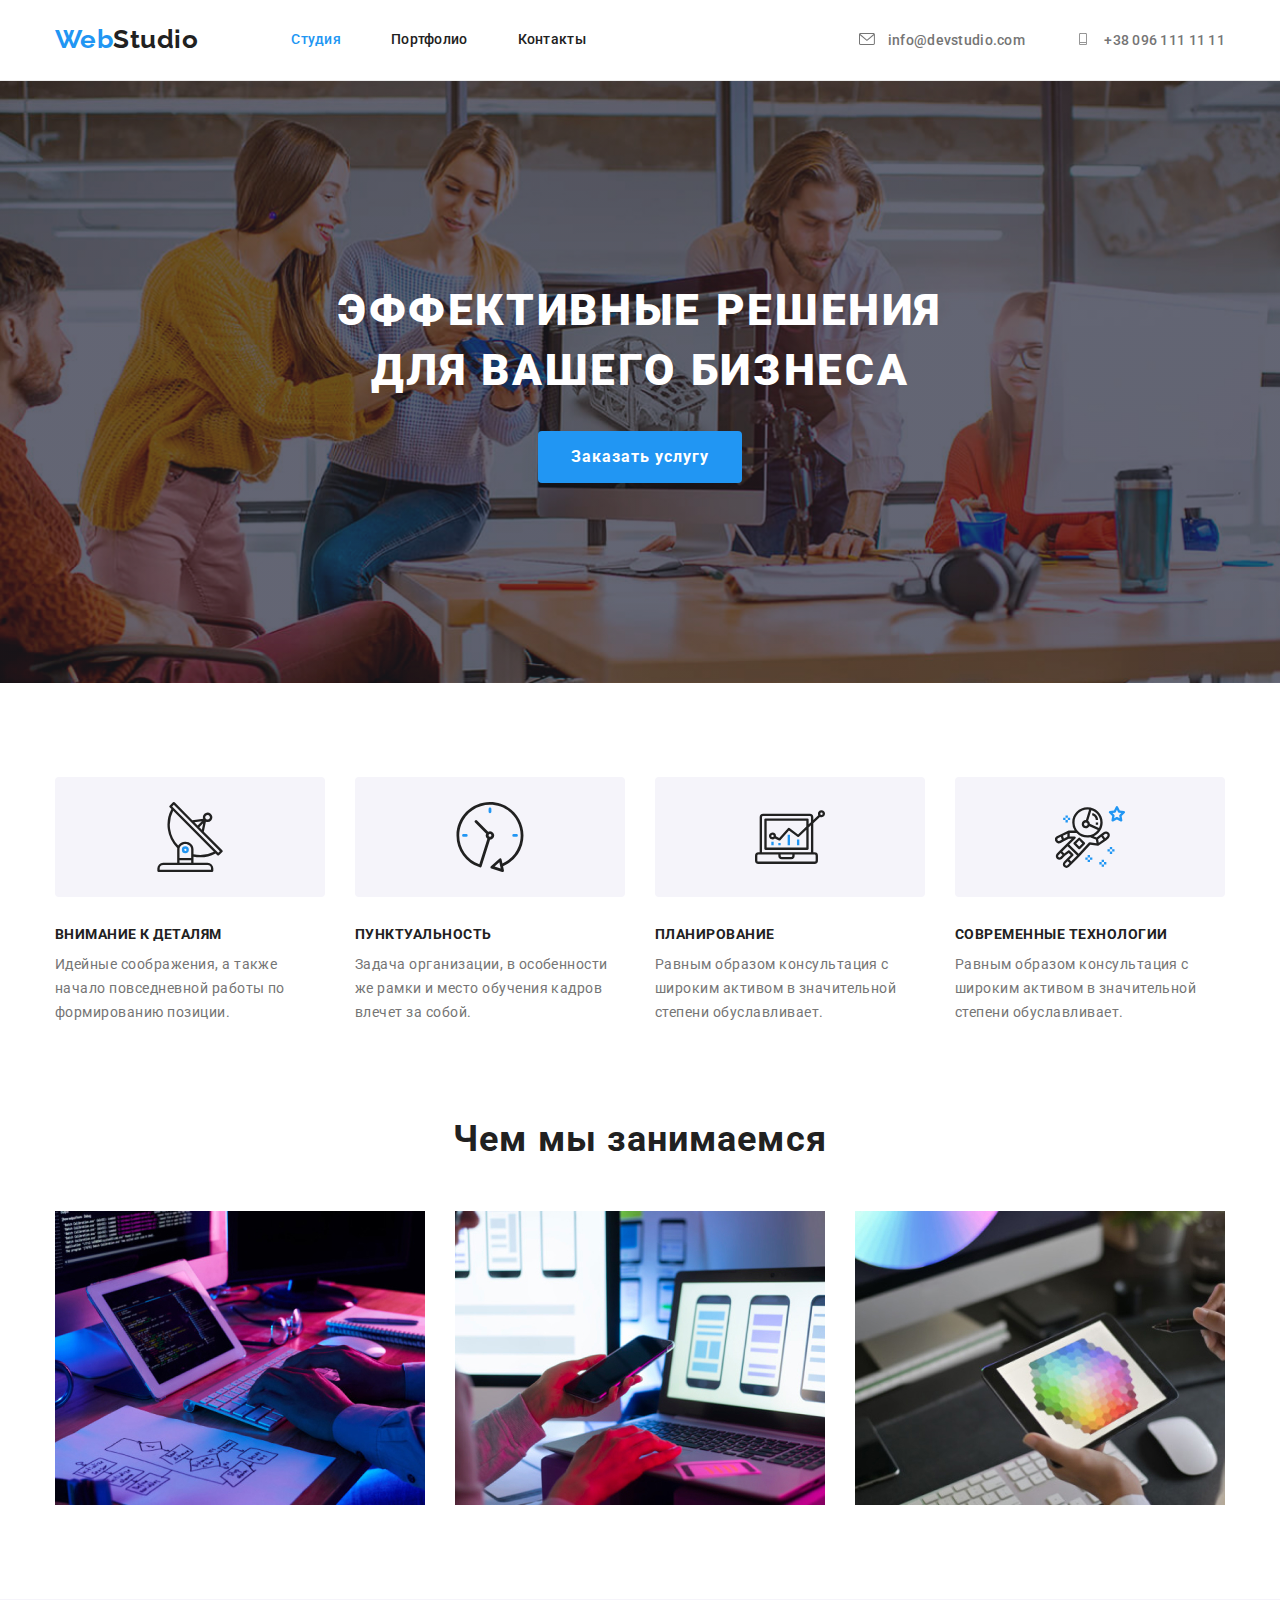
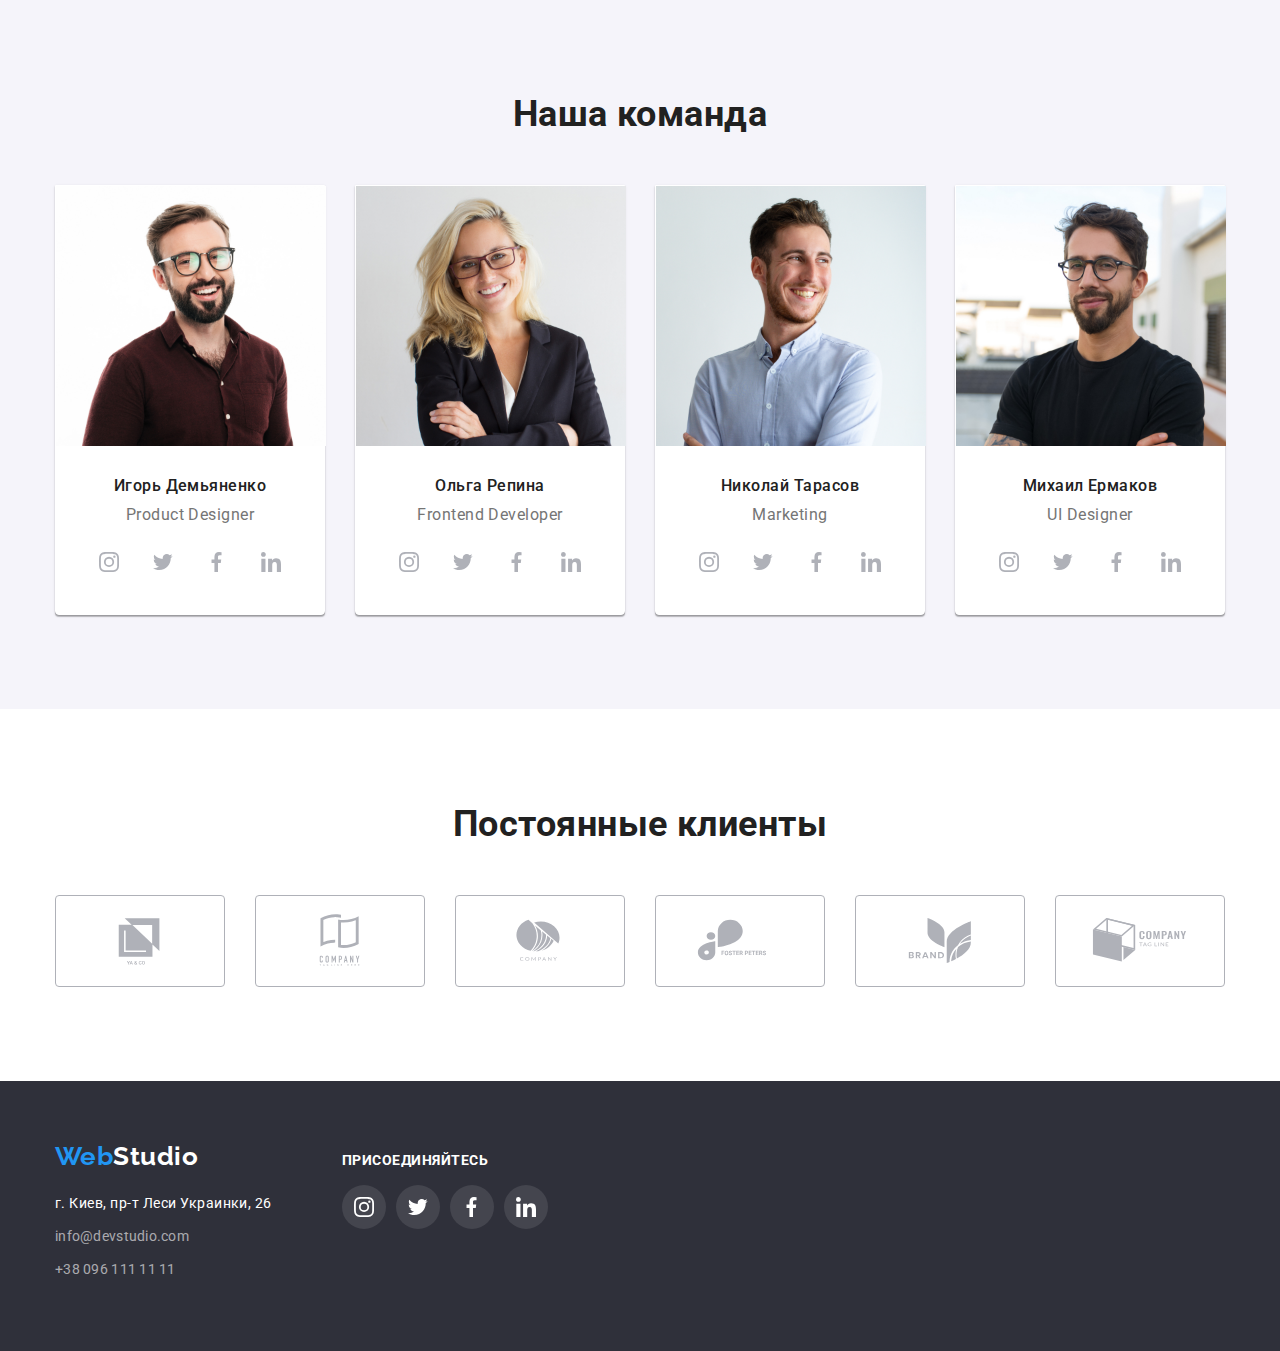
<file: index.html>
<!DOCTYPE html>
<html lang="ru">
  <head>
    <meta charset="UTF-8" />
    <meta http-equiv="X-UA-Compatible" content="IE=edge" />
    <meta name="viewport" content="width=device-width, initial-scale=1.0" />
    <title>Document</title>
    <link
      href="https://fonts.googleapis.com/css2?family=Raleway:wght@700&family=Roboto:wght@400;500;700;900&display=swap"
      rel="stylesheet"
    />
    <link
      rel="stylesheet"
      href="https://cdnjs.cloudflare.com/ajax/libs/modern-normalize/0.6.0/modern-normalize.min.css"
    />
    <link rel="stylesheet" href="./css/style.css" />
  </head>
  <body>
    <header class="head">
      <div class="main-nav container">
        <nav class="navigation">
          <a href="./index.html" class="logo">
            <span class="accent">Web</span>Studio
          </a>
          <ul class="site-nav list">
            <li class="item">
              <a class="link current" href="./index.html">Студия</a>
            </li>
            <li class="item">
              <a class="link" href="./portfolio.html">Портфолио</a>
            </li>
            <li class="item"><a class="link" href="./">Контакты</a></li>
          </ul>
        </nav>
        <ul class="contacts list">
          <li class="item">
            <a class="contacts-button mail" href="mailtu:info@devstudio.com">
              <svg class="icon-cont" width="16px" height="12px">
                <use
                  href="./images/icons.svg#icon-post">
                </use>
              </svg>
              info@devstudio.com
            </a>
          </li>
          <li class="item">
            <a class="contacts-button tel" href="tel:+380961111111">
              <svg class="icon-cont" width="16px" height="12px">
                <use
                  href="./images/icons.svg#icon-telephone">
                </use>
              </svg>
              +38 096 111 11 11
            </a>
          </li>
        </ul>
      </div>
    </header>
    <main>
      <section class="her-bgr overlay">
        <div class="hero container">
          <h1 class="hero-tittle">
            Эффективные решения <br />для вашего бизнеса
          </h1>
          <button class="button button-prim">Заказать услугу</button>
        </div>
      </section>
      <section class="padding-section section">
        <div class="container">
          <h2 class="features visually-hidden">Особенности</h2>
          <ul class="features-list list">
            <li class="features-form">
              <div class="button-features">
                <svg class="features-icon">
                  <use href="./images/icons.svg#icon-radar" width="70px"></use>
                </svg>
              </div>
              <h3 class="features-item">Внимание к деталям</h3>
              <p class="features-description">
                Идейные соображения, а также начало повседневной работы по
                формированию позиции.
              </p>
            </li>
            <li class="features-form">
              <div class="button-features">
                <svg class="features-icon">
                  <use href="./images/icons.svg#icon-clok" width="70px"></use>
                </svg>
              </div>
              <h3 class="features-item">Пунктуальность</h3>
              <p class="features-description">
                Задача организации, в особенности же рамки и место обучения
                кадров влечет за собой.
              </p>
            </li>
            <li class="features-form">
              <div class="button-features">
                <svg class="features-icon">
                  <use href="./images/icons.svg#icon-digram" width="70px"></use>
                </svg>
              </div>
              <h3 class="features-item">Планирование</h3>
              <p class="features-description">
                Равным образом консультация с широким активом в значительной
                степени обуславливает.
              </p>
            </li>
            <li class="features-form">
              <div class="button-features">
                <svg class="features-icon">
                  <use
                    href="./images/icons.svg#icon-astronaut"
                    width="70px"
                  ></use>
                </svg>
              </div>
              <h3 class="features-item">Современные технологии</h3>
              <p class="features-description">
                Равным образом консультация с широким активом в значительной
                степени обуславливает.
              </p>
            </li>
          </ul>
        </div>
      </section>
      <section class="section">
        <div class="container">
          <h2 class="occupation">Чем мы занимаемся</h2>
          <ul class="occupation-list">
            <li class="occupation-form list">
              <img src="./images/img1.jpg" alt="Бэгэнд" width="370" />
            </li>
            <li class="occupation-form list">
              <img src="./images/img2.jpg" alt="Фронтэнд" width="370" />
            </li>
            <li class="occupation-form list">
              <img src="./images/img3.jpg" alt="Дизайн" width="370" />
            </li>
          </ul>
        </div>
      </section>
      <section class="team section">
        <div class="container">
          <h2 class="team-tittle">Наша команда</h2>
          <ul class="team-list">
            <li class="team-form list">
              <img
                src="./images/img4.jpg"
                alt="Фото Игорь Демьяненко"
                width="270"
              />
              <div class="team-container">
                <h3 class="team-member">Игорь Демьяненко</h3>
                <p class="team-occupation">Product Designer</p>
                <ul class="social list">
                  <li class="team-social">
                    <a href="" class="button-icon">
                      <svg class="icon-social" width=20 height=20>
                        <use
                          href="./images/icons.svg#icon-instagram"
                        ></use>
                      </svg>
                    </a>
                  </li>
                  <li class="team-social">
                    <a href="" class="button-icon">
                      <svg class="icon-social" width=20 height=20>
                        <use
                          href="./images/icons.svg#icon-twit"
                        ></use>
                      </svg>
                    </a>
                  </li>
                  <li class="team-social">
                    <a href="" class="button-icon">
                      <svg class="icon-social" width=20 height=20>
                        <use
                          href="./images/icons.svg#icon-facebook"
                          
                        ></use>
                      </svg>
                    </a>
                  </li>
                  <li class="team-social">
                    <a href="" class="button-icon">
                      <svg class="icon-social" width=20 height=20>
                        <use
                          href="./images/icons.svg#icon-linkedin">
                        </use>
                      </svg>
                    </a>
                  </li>
                </ul>
              </div>
            </li>
            <li class="team-form list">
              <img
                src="./images/img5.jpg"
                alt="Фото Ольга Репина"
                width="270"
              />
              <div class="team-container">
                <h3 class="team-member">Ольга Репина</h3>
                <p class="team-occupation">Frontend Developer</p>
                <ul class="social list">
                  <li class="team-social">
                    <a href="" class="button-icon">
                      <svg class="icon-social" width=20 height=20>
                        <use href="./images/icons.svg#icon-instagram"></use>
                      </svg>
                    </a>
                  </li>
                  <li class="team-social">
                    <a href="" class="button-icon">
                      <svg class="icon-social" width=20 height=20>
                        <use href="./images/icons.svg#icon-twit"></use>
                      </svg>
                    </a>
                  </li>
                  <li class="team-social">
                    <a href="" class="button-icon">
                      <svg class="icon-social" width=20 height=20>
                        <use href="./images/icons.svg#icon-facebook"></use>
                      </svg>
                    </a>
                  </li>
                  <li class="team-social">
                    <a href="" class="button-icon">
                      <svg class="icon-social" width=20 height=20>
                        <use href="./images/icons.svg#icon-linkedin"></use>
                      </svg>
                    </a>
                  </li>
                </ul>
              </div>
            </li>
            <li class="team-form list">
              <img
                src="./images/img6.jpg"
                alt="Фото Николай Тарасо"
                width="270"
              />
              <div class="team-container">
                <h3 class="team-member">Николай Тарасов</h3>
                <p class="team-occupation">Marketing</p>
                <ul class="social list">
                  <li class="team-social">
                    <a href="" class="button-icon">
                      <svg class="icon-social" width=20 height=20>
                        <use href="./images/icons.svg#icon-instagram"></use>
                      </svg>
                    </a>
                  </li>
                  <li class="team-social">
                    <a href="" class="button-icon">
                      <svg class="icon-social" width=20 height=20>
                        <use href="./images/icons.svg#icon-twit"></use>
                      </svg>
                    </a>
                  </li>
                  <li class="team-social">
                    <a href="" class="button-icon">
                      <svg class="icon-social" width=20 height=20>
                        <use href="./images/icons.svg#icon-facebook"></use>
                      </svg>
                    </a>
                  </li>
                  <li class="team-social">
                    <a href="" class="button-icon">
                      <svg class="icon-social" width=20 height=20>
                        <use href="./images/icons.svg#icon-linkedin"></use>
                      </svg>
                    </a>
                  </li>
                </ul>
              </div>
            </li>
            <li class="team-form list">
              <img
                src="./images/img7.jpg"
                alt="Фото Михаил Ермаков"
                width="270"
              />
              <div class="team-container">
                <h3 class="team-member">Михаил Ермаков</h3>
                <p class="team-occupation">UI Designer</p>
                <ul class="social list">
                  <li class="team-social">
                    <a href="" class="button-icon">
                      <svg class="icon-social" width=20 height=20>
                        <use href="./images/icons.svg#icon-instagram"></use>
                      </svg>
                    </a>
                  </li>
                  <li class="team-social">
                    <a href="" class="button-icon">
                      <svg class="icon-social" width=20 height=20>
                        <use href="./images/icons.svg#icon-twit"></use>
                      </svg>
                    </a>
                  </li>
                  <li class="team-social">
                    <a href="" class="button-icon">
                      <svg class="icon-social" width=20 height=20>
                        <use href="./images/icons.svg#icon-facebook"></use>
                      </svg>
                    </a>
                  </li>
                  <li class="team-social">
                    <a href="" class="button-icon">
                      <svg class="icon-social" width=20 height=20>
                        <use href="./images/icons.svg#icon-linkedin"></use>
                      </svg>
                    </a>
                  </li>
                </ul>
              </div>
            </li>
          </ul>
        </div>
      </section>
      <section class="section">
        <div class="container">
          <h2 class="client-tittle">Постоянные клиенты</h2>
          <ul class="client-list list">
            <li class="client-item">
              <a href="" class="button-client">
                <svg class="client-icon" width="106" height="60">
                  <use href="./images/icons.svg#icon-yaco"></use>
                </svg>
              </a>
            </li>
            <li class="client-item">
              <a href="" class="button-client">
                <svg class="client-icon" width="106" height="60">
                  <use href="./images/icons.svg#icon-tagline"></use>
                </svg>
              </a>
            </li>
            <li class="client-item">
              <a href="" class="button-client">
                <svg class="client-icon" width="106" height="60">
                  <use href="./images/icons.svg#icon-company"></use>
                </svg>
              </a>
            </li>
            <li class="client-item">
              <a href="" class="button-client">
                <svg class="client-icon" width="106" height="60">
                  <use href="./images/icons.svg#icon-foster"></use>
                </svg>
              </a>
            </li>
            <li class="client-item">
              <a href="" class="button-client">
                <svg class="client-icon" width="106" height="60">
                  <use href="./images/icons.svg#icon-brand"></use>
                </svg>
              </a>
            </li>
            <li class="client-item">
              <a href="" class="button-client">
                <svg class="client-icon" width="106" height="60">
                  <use href="./images/icons.svg#icon-cotagline"></use>
                </svg>
              </a>
            </li>
          </ul>
        </div>
      </section>
    </main>



    <footer class="foot-section">
      <div class="foot container">
        <div class="adrr-container">
          <a href="./index.html" class="logo-foot">
            <span class="accent">Web</span>Studio
          </a>
          <address class="addr">
            <p>г. Киев, пр-т Леси Украинки, 26</p>
            <ul class="contacts-foot list">
              <li>
                <a class="mail" href="mailtu:info@devstudio.com"
                  >info@devstudio.com
                </a>
              </li>
              <li>
                <a class="tel" href="tel:+380961111111">+38 096 111 11 11</a>
              </li>
            </ul>
          </address>
        </div>
        <div class="foot-social">
          <h2 class="foot-motivation">Присоединяйтесь</h2>
          <ul class="social list">
            <li class="fotsocial-item">
              <a href="" class="button-foot">
                <svg class="icon-foot" width=20 height=20>
                  <use href="./images/icons.svg#icon-instagram"></use>
                </svg>
              </a>
            </li>
            <li class="fotsocial-item">
              <a href="" class="button-foot">
                <svg class="icon-foot" width=20 height=20>
                  <use href="./images/icons.svg#icon-twit"></use>
                </svg>
              </a>
            </li>
            <li class="fotsocial-item">
              <a href="" class="button-foot">
                <svg class="icon-foot" width=20 height=20>
                  <use href="./images/icons.svg#icon-facebook"></use>
                </svg>
              </a>
            </li>
            <li class="fotsocial-item">
              <a href="" class="button-foot">
                <svg class="icon-foot" width=20 height=20>
                  <use href="./images/icons.svg#icon-linkedin"></use>
                </svg>
              </a>
            </li>
          </ul>
        </div>
      </div>
    </footer>
  </body>
</html>
</file>
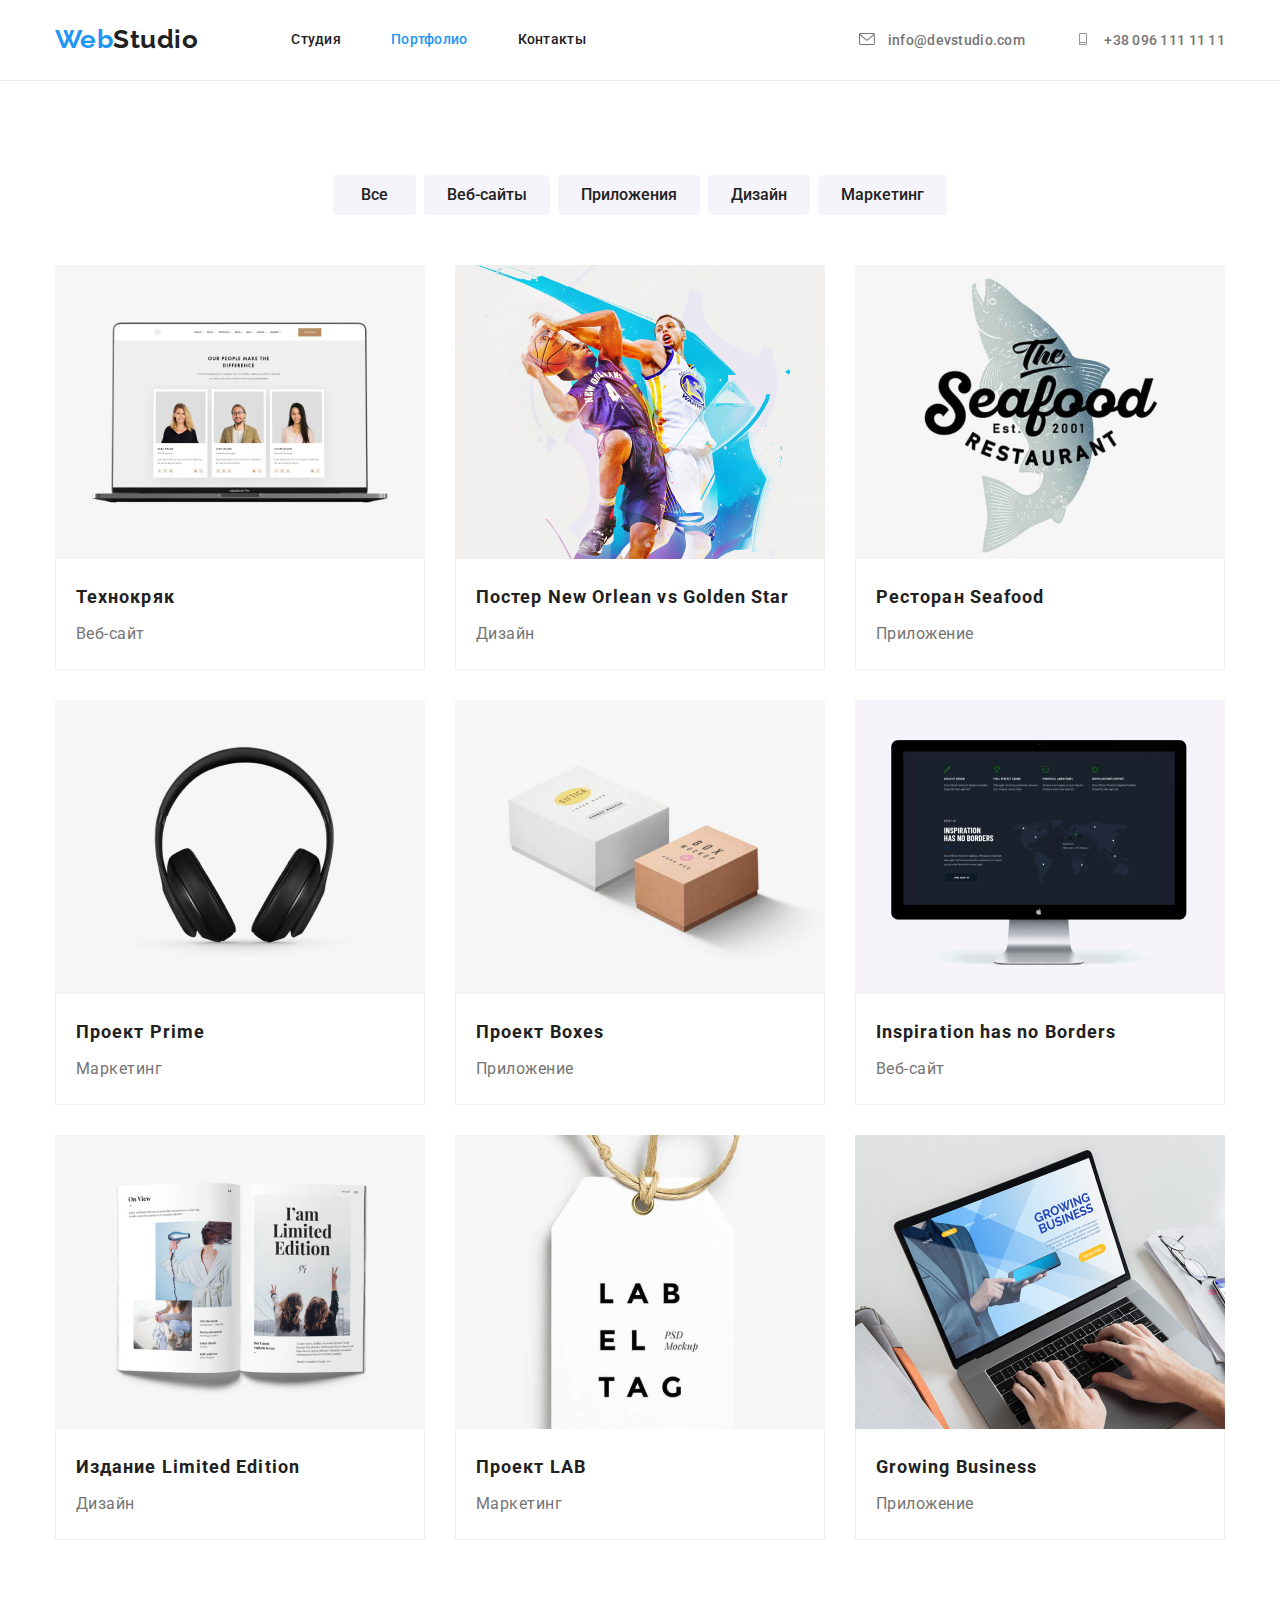
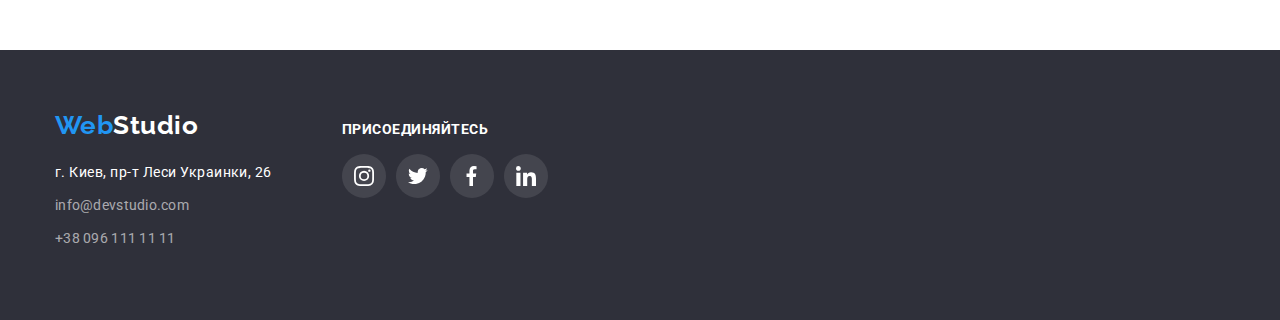
<file: portfolio.html>
<!DOCTYPE html>
<html lang="en">
  <head>
    <meta charset="UTF-8" />
    <meta http-equiv="X-UA-Compatible" content="IE=edge" />
    <meta name="viewport" content="width=device-width, initial-scale=1.0" />
    <title>Document</title>
    <link
      href="https://fonts.googleapis.com/css2?family=Raleway:wght@700&family=Roboto:wght@400;500;700;900&display=swap"
      rel="stylesheet"
    />
    <link
      rel="stylesheet"
      href="https://cdnjs.cloudflare.com/ajax/libs/modern-normalize/0.6.0/modern-normalize.min.css"
    />
    <link rel="stylesheet" href="./css/style.css" />
  </head>
  <body>
    <header class="head">
      <div class="main-nav container">
        <nav class="navigation">
          <a href="./index.html" class="logo">
            <span class="accent">Web</span>Studio
          </a>
          <ul class="site-nav list">
            <li class="item">
              <a class="link" href="./index.html">Студия</a>
            </li>
            <li class="item">
              <a class="link current" href="./portfolio.html">Портфолио</a>
            </li>
            <li class="item"><a class="link" href="./">Контакты</a></li>
          </ul>
        </nav>
        <ul class="contacts list">
          <li class="item">
            <a class="contacts-button mail" href="mailtu:info@devstudio.com">
              <svg class="icon-cont" width="16px" height="12px">
                <use
                  href="./images/icons.svg#icon-post"
                ></use>
              </svg>
              info@devstudio.com
            </a>
          </li>
          <li class="item">
            <a class="contacts-button tel" href="tel:+380961111111">
              <svg class="icon-cont" width="16px" height="12px">
                <use
                  href="./images/icons.svg#icon-telephone"
                  width="16px"
                  height="12px"
                ></use>
              </svg>
              +38 096 111 11 11
            </a>
          </li>
        </ul>
      </div>
    </header>
    <main>
      <h1 class="portfolio-tittle visually-hidden">Портфолио</h1>
      <section class="section">
        <div class="portfolio-choice container">
          <h2 class="choice-tittle visually-hidden">Выбор класса работ</h2>
          <ul class="choice-list list">
            <li class="choice-item">
              <button class="button button-sec">Все</button>
            </li>
            <li class="choice-item">
              <button class="button button-sec">Веб-сайты</button>
            </li>
            <li class="choice-item">
              <button class="button button-sec">Приложения</button>
            </li>
            <li class="choice-item">
              <button class="button button-sec">Дизайн</button>
            </li>
            <li class="choice-item">
              <button class="button button-sec">Маркетинг</button>
            </li>
          </ul>
          <h2 class="work-tittel visually-hidden">Перечень работ</h2>
          <ul class="work-list list">
            <li class="work-form">
              <a href=""
                ><img src="./images/img8.jpg" alt="Технокряк" width="370" />
                <div class="work-container">
                  <h3 class="work-item">Технокряк</h3>
                  <p class="work-type">Веб-сайт</p>
                </div>
              </a>
            </li>
            <li class="work-form">
              <a href=""
                ><img src="./images/img9.jpg" alt="Технокряк" width="370" />
                <div class="work-container">
                  <h3 class="work-item">Постер New Orlean vs Golden Star</h3>
                  <p class="work-type">Дизайн</p>
                </div>
              </a>
            </li>
            <li class="work-form">
              <a href=""
                ><img src="./images/img10.jpg" alt="Технокряк" width="370" />
                <div class="work-container">
                  <h3 class="work-item">Ресторан Seafood</h3>
                  <p class="work-type">Приложение</p>
                </div>
              </a>
            </li>
            <li class="work-form">
              <a href=""
                ><img src="./images/img11.jpg" alt="Технокряк" width="370" />
                <div class="work-container">
                  <h3 class="work-item">Проект Prime</h3>
                  <p class="work-type">Маркетинг</p>
                </div>
              </a>
            </li>
            <li class="work-form">
              <a href=""
                ><img src="./images/img12.jpg" alt="Технокряк" width="370" />
                <div class="work-container">
                  <h3 class="work-item">Проект Boxes</h3>
                  <p class="work-type">Приложение</p>
                </div>
              </a>
            </li>
            <li class="work-form">
              <a href=""
                ><img src="./images/img13.jpg" alt="Технокряк" width="370" />
                <div class="work-container">
                  <h3 class="work-item">Inspiration has no Borders</h3>
                  <p class="work-type">Веб-сайт</p>
                </div>
              </a>
            </li>
            <li class="work-form">
              <a href=""
                ><img src="./images/img14.jpg" alt="Технокряк" width="370" />
                <div class="work-container">
                  <h3 class="work-item">Издание Limited Edition</h3>
                  <p class="work-type">Дизайн</p>
                </div>
              </a>
            </li>
            <li class="work-form">
              <a href=""
                ><img src="./images/img15.jpg" alt="Технокряк" width="370" />
                <div class="work-container">
                  <h3 class="work-item">Проект LAB</h3>
                  <p class="work-type">Маркетинг</p>
                </div>
              </a>
            </li>
            <li class="work-form">
              <a href=""
                ><img src="./images/img16.jpg" alt="Технокряк" width="370" />
                <div class="work-container">
                  <h3 class="work-item">Growing Business</h3>
                  <p class="work-type">Приложение</p>
                </div>
              </a>
            </li>
          </ul>
        </div>
      </section>
    </main>

    <footer class="foot-section">
      <div class="foot container">
        <div class="adrr-container">
          <a href="./index.html" class="logo-foot">
            <span class="accent">Web</span>Studio
          </a>
          <address class="addr">
            <p>г. Киев, пр-т Леси Украинки, 26</p>
            <ul class="contacts-foot list">
              <li>
                <a class="mail" href="mailtu:info@devstudio.com"
                  >info@devstudio.com
                </a>
              </li>
              <li>
                <a class="tel" href="tel:+380961111111">+38 096 111 11 11</a>
              </li>
            </ul>
          </address>
        </div>
        <div class="foot-social">
          <h2 class="foot-motivation">Присоединяйтесь</h2>
          <ul class="social list">
            <li class="fotsocial-item">
              <a href="" class="button-foot">
                <svg class="icon-foot" width="20" height="20">
                  <use href="./images/icons.svg#icon-instagram"></use>
                </svg>
              </a>
            </li>
            <li class="fotsocial-item">
              <a href="" class="button-foot">
                <svg class="icon-foot" width="20" height="20">
                  <use href="./images/icons.svg#icon-twit"></use>
                </svg>
              </a>
            </li>
            <li class="fotsocial-item">
              <a href="" class="button-foot">
                <svg class="icon-foot" width="20" height="20">
                  <use href="./images/icons.svg#icon-facebook"></use>
                </svg>
              </a>
            </li>
            <li class="fotsocial-item">
              <a href="" class="button-foot">
                <svg class="icon-foot" width="20" height="20">
                  <use href="./images/icons.svg#icon-linkedin"></use>
                </svg>
              </a>
            </li>
          </ul>
        </div>
      </div>
    </footer>
  </body>
</html>
</file>
<file: css/style.css>
html {
  box-sizing: border-box;
}
*,
*::before,
*::after {
  box-sizing: inherit;
}
:root {
  --primary-text-color: #212121;
  --tittle-text-color: #757575;
  --accent-color: #2196f3;
  --hero-text-color: #ffffff;
  --hero-bgr-color: #2f303a;
  --button-bgr-color: #f5f4fa;
  --icon-color: #afb1b8;
}

body {
  color: var(--primary-text-color);
  font-family: Roboto, sans-serif;
  letter-spacing: 0.03em;
}
h1,
h2,
h3,
h4,
h5,
h6,
p {
  margin: 0;
  padding: 0;
}
img {
  display: block;
}
.list {
  list-style: none;
  padding: 0;
  margin: 0;
}
.visually-hidden {
  position: absolute;
  width: 1px;
  height: 1px;
  margin: -1px;
  padding: 0;
  overflow: hidden;
  border: 0;
  clip: rect(0 0 0 0);
}
.container {
  width: 1200px;
  padding-left: 15px;
  padding-right: 15px;
  margin: 0 auto;
}
.section {
  padding-bottom: 94px;
  padding-top: 94px;
  margin: auto;
  max-width: 1600px;
}
.head {
  border-bottom: 1px solid #ececec;
  margin: auto;
  max-width: 1600px;
}

.accent {
  color: var(--accent-color);
}
.logo {
  color: var(--primary-text-color);
  text-decoration: none;
  font-family: Raleway;
  font-weight: bold;
  font-size: 26px;
  line-height: 1.2;

  display: flex;
  margin-right: 93px;
}
.navigation {
  display: flex;
  align-items: center;
}
.site-nav {
  color: var(--primary-text-color);
  text-decoration: none;
  font-weight: 500;
  font-size: 14px;
  line-height: 1.14;
  letter-spacing: 0.02em;

  display: flex;
}
.main-nav {
  display: flex;
  align-items: center;
}
.site-nav .item + .item {
  margin-left: 50px;
}
.site-nav .link {
  text-decoration: none;

  padding-bottom: 32px;
  padding-top: 32px;
  display: block;
}
.site-nav .link.current {
  color: var(--accent-color);
}
.link {
  color: var(--primary-text-color);
}
.link:hover,
.link:focus {
  color: var(--accent-color);
}
.contacts {
  display: flex;
  margin-left: auto;
}
.contacts-button {
  flex-wrap: wrap;
  padding: auto;
  align-items: center;
}
.contacts-button:hover .icon-cont,
.contacts-button:focus .icon-cont {
  fill: var(--accent-color);
  color: var(--accent-color);
}

.icon-cont {
  display: inline-block;
  fill: var(--tittle-text-color);
  margin-right: 10px;
}
.contacts .item + .item {
  margin-left: 50px;
}
.contacts .mail {
  color: var(--tittle-text-color);
  text-decoration: none;
  font-weight: 500;
  font-size: 14px;
  line-height: 1.14;
  letter-spacing: 0.02em;
}
.contacts .tel {
  color: var(--tittle-text-color);
  text-decoration: none;
  font-weight: 500;
  font-size: 14px;
  line-height: 1.14;
  letter-spacing: 0.02em;
}
.contacts .mail:hover,
.contacts .mail:focus {
  color: var(--accent-color);
}
.contacts .tel:hover,
.contacts .tel:focus {
  color: var(--accent-color);
}
.hero-bgr {
  background-color: var(--hero-bgr-color);
}
.hero {
  text-align: center;
  padding-top: 200px;
  padding-bottom: 200px;
}

.overlay {
  max-width: 1600px;
  margin-left: auto;
  margin-right: auto;

  background-color: var(--hero-bgr-color);
  background-size: cover;
  background-image: linear-gradient(
      to right,
      rgba(47, 48, 58, 0.4),
      rgba(47, 48, 58, 0.4)
    ),
    url("../images/Img17.jpg");
  background-position: center;
}
.hero-tittle {
  color: var(--hero-text-color);
  font-weight: 900;
  font-size: 44px;
  line-height: 1.36;
  letter-spacing: 0.06em;
  text-transform: uppercase;

  margin-top: 0;
  margin-bottom: 30px;
}
.button {
  font-family: inherit;
  cursor: pointer;
  display: inline-block;
  border-radius: 4px;
  text-align: center;
  padding-bottom: 0;
}
.button-prim {
  color: var(--hero-text-color);
  font-weight: bold;
  font-weight: 700;
  font-size: 16px;
  line-height: 1.88;
  letter-spacing: 0.06em;
  background-color: var(--accent-color);
  min-width: 200px;
  border: 1px solid transparent;

  padding: 10px 32px;
}
.button-sec {
  color: var(--primary-text-color);
  font-weight: 500;
  font-size: 16px;
  line-height: 1.62;
  background-color: var(--button-bgr-color);
 
  min-width: 83px;
  border: 1px solid transparent;
  padding-top: 6px;
  padding-bottom: 6px;
  padding-left: 22px;
  padding-right: 22px;
}
.button-sec:focus,
.button-sec:hover {
  background-color: var(--accent-color);
  color: var(--hero-text-color);

  box-shadow: 0px 2px 2px 0px #0000001F, 0px 1px 2px 0px #00000014, 0px 3px 1px 0px #0000001A;

}
.padding-section {
  padding-bottom: 0px;
  margin: auto;
  max-width: 1600px;
}
.features-list {
  display: flex;
  flex-wrap: wrap;
}
.button-features {
  display: flex;
  justify-content: center;
  align-items: center;

  background-color: var(--button-bgr-color);

  padding: 0;
  border: none;
  border-radius: 4px;
  width: 270px;
  height: 120px;
  margin-bottom: 30px;
}
.features-icon {
  display: inline-block;
  width: 70px;
  height: 70px;
  fill: var(--primary-text-color);
}
.features-form {
  width: 270px;
  margin-right: 30px;
}
.features-form:last-child {
  margin-right: 0;
}
.features-item {
  font-weight: bold;
  font-size: 14px;
  line-height: 1.14;
  text-transform: uppercase;
  width: 270 px;

  text-align: left;
  margin-bottom: 10px;
}

.features-description {
  font-weight: normal;
  font-size: 14px;
  line-height: 1.71;
  color: var(--tittle-text-color);

  text-align: left;
}
.occupation {
  font-weight: bold;
  font-size: 36px;
  line-height: 1.17;
  letter-spacing: 0.03em;
  text-align: center;
  padding: 0;

  margin-bottom: 50px;
}
.occupation-list {
  display: flex;
  flex-wrap: wrap;

  padding: 0;
  margin-top: 0;
  margin-bottom: 0;
}
.occupation-form {
  display: flex;
  margin-right: 30px;
  width: 370px;
}
.occupation-form:last-child {
  margin-right: 0px;
}
.team {
  background-color: var(--button-bgr-color);
}
.team-tittle {
  font-weight: bold;
  font-size: 36px;
  line-height: 1.17;

  margin-bottom: 50px;
  text-align: center;
}
.team-list {
  display: flex;

  padding: 0;
  margin: 0;
}
.team-form {
  margin-right: 30px;
  width: 270px;

  border: 1px solid var(--hero-text-color);
  border-radius: 0 0 4px 4px;
  background-color: var(--hero-text-color);
  box-shadow: 0px 2px 1px 0px #00000033, 0px 1px 1px 0px #00000024,
  0px 1px 3px 0px #0000001F;

}

.team-form:last-child {
  margin-right: 0px;
}
.team-occupation {
  font-weight: normal;
  font-size: 16px;
  line-height: 1.19;
  margin-top: 10px;
  color: var(--tittle-text-color);
}
.team-member {
  font-weight: 500;
  font-size: 16px;
  line-height: 1.19;
}

.team-container {
  padding-top: 30px;
  padding-bottom: 30px;
  text-align: center;
}
.social {
  display: inline-flex;
  flex-wrap: wrap;
  margin-top: 16px;
}
.team-social {
  margin-right: 10px;
  padding: 0;
}
.team-social:last-child {
  margin-right: 0px;
}
.button-icon {
  width: 44px;
  height: 44px;
  border-radius: 50%;
  display: flex;
  align-items: center;
  justify-content: center;
  fill: var(--icon-color);
}
.icon-social {
  display: flex;
  border: none;
  cursor: pointer;
  fill: inherit;
  justify-content: center;
  align-items: center;
}
.button-icon:hover,
.button-icon:focus {
  background-color: var(--accent-color);
  fill: var(--hero-text-color);
}

.client-tittle {
  font-size: 36px;
  font-weight: 700;
  line-height: 1.17;
  margin-bottom: 50px;
  text-align: center;
}
.button-client {
  display: flex;
  width: 100%;
  height: 100%;
  align-items: center;
  justify-content: center;
  fill: var(--icon-color);

  border-radius: 4px;
  border: 1px solid var(--icon-color);
}

.client-item {
  display: flex;

  width: 170px;
  height: 92px;
  margin-right: 30px;
}
.client-item:last-child {
  margin-right: 0px;
}
.button-client:focus,
.button-client:hover {
  border: 1px solid var(--accent-color);
  cursor: pointer;
  fill: var(--accent-color);
}
.client-list {
  display: flex;
  flex-wrap: wrap;
}

/*Footer*/
.foot-section {
  background-color: var(--hero-bgr-color);
  padding-top: 60px;
  padding-bottom: 60px;
  margin: auto;
  max-width: 1600px;

}
.foot {
  display: flex;
  flex-wrap: wrap;
  align-items: baseline;
}
.logo-foot {
  color: var(--hero-text-color);
  font-family: Raleway;
  font-weight: bold;
  font-size: 26px;
  line-height: 1.19;
  text-decoration: none;
  display: flex;
  margin-bottom: 20px;
}

.addr {
  font-style: normal;
  font-size: 14px;
  line-height: 1.71;
  color: var(--hero-text-color);
  text-align: left;
}
.addr p {
  margin-bottom: 9px;
}
.addr li {
  margin-bottom: 9px;
}
.contact-form {
  margin-left: 32px;
}
.addr .mail {
  color: rgba(255, 255, 255, 0.6);
  text-decoration: none;
  letter-spacing: 0.02em;
  text-align: left;

  display: block;
}
.addr .tel {
  color: rgba(255, 255, 255, 0.6);
  text-decoration: none;
  letter-spacing: 0.02em;
  text-align: left;
}
.addr .mail:hover,
.addr .mail:focus {
  color: var(--accent-color);
}
.addr .tel:hover,
.addr .tel:focus {
  color: var(--accent-color);
}
.foot-motivation {
  font-size: 14px;
  font-weight: 700;
  line-height: 1.19;
  color: var(--hero-text-color);
  text-transform: uppercase;
}
.foot-social {
  margin-left: 70px;
}
.fotsocial-item {
  margin-right: 10px;
  width: 44px;
  height: 44px;
}
.fotsocial-item:last-child {
  margin-right: 0px;
}
.icon-foot {
  fill: var(--hero-text-color);
}
.button-foot {
  display: flex;
  align-items: center;
  justify-content: center;

  width: 100%;
  height: 100%;
  border-radius: 50%;
  background-color: rgba(255, 255, 255, 0.1);
}
.button-foot:hover,
.button-foot:focus {
  background-color: var(--accent-color);
}

/*Portfolio style*/

.portfolio-choice {
  font-weight: 500;
  padding-bottom: 16px;
}

.choice-list {
  display: flex;
  flex-wrap: wrap;
  justify-content: center;
}
.choice-item {
  display: flex;
  margin-right: 8px;
}
.choice-item:last-child {
  margin-right: 0px;
}
.work-list {
  display: flex;
  flex-wrap: wrap;
  margin-top: 50px;
}
.work-list a {
  text-decoration: none;
  color: var(--primary-text-color);
}
.work-item {
  font-weight: bold;
  font-size: 18px;
  line-height: 2;
  letter-spacing: 0.06em;
}
.work-container {
  text-align: left;
  padding-top: 20px;
  padding-bottom: 20px;
  padding-left: 20px;
  padding-right: 20px;
  border-bottom: 1px solid #eeeeee;
  border-left: 1px solid #eeeeee;
  border-right: 1px solid #eeeeee;
}
.work-form {
  margin-right: 30px;
  margin-bottom: 30px;
  width: 370px;
}

.work-form:nth-last-child(3n + 1) {
  margin-right: 0;
}
.work-form:nth-last-child(-n + 3) {
  margin-bottom: 0;
}
.work-form:hover,
.work-form:focus {
  box-shadow: 1px 4px 6px 0px #00000029,
   0px 4px 4px 0px #0000000F, 0px 1px 1px 0px #0000001F;

}
.work-type {
  font-weight: normal;
  font-size: 16px;
  line-height: 1.88;
  color: var(--tittle-text-color);
  margin-top: 4px;
}
</file>
